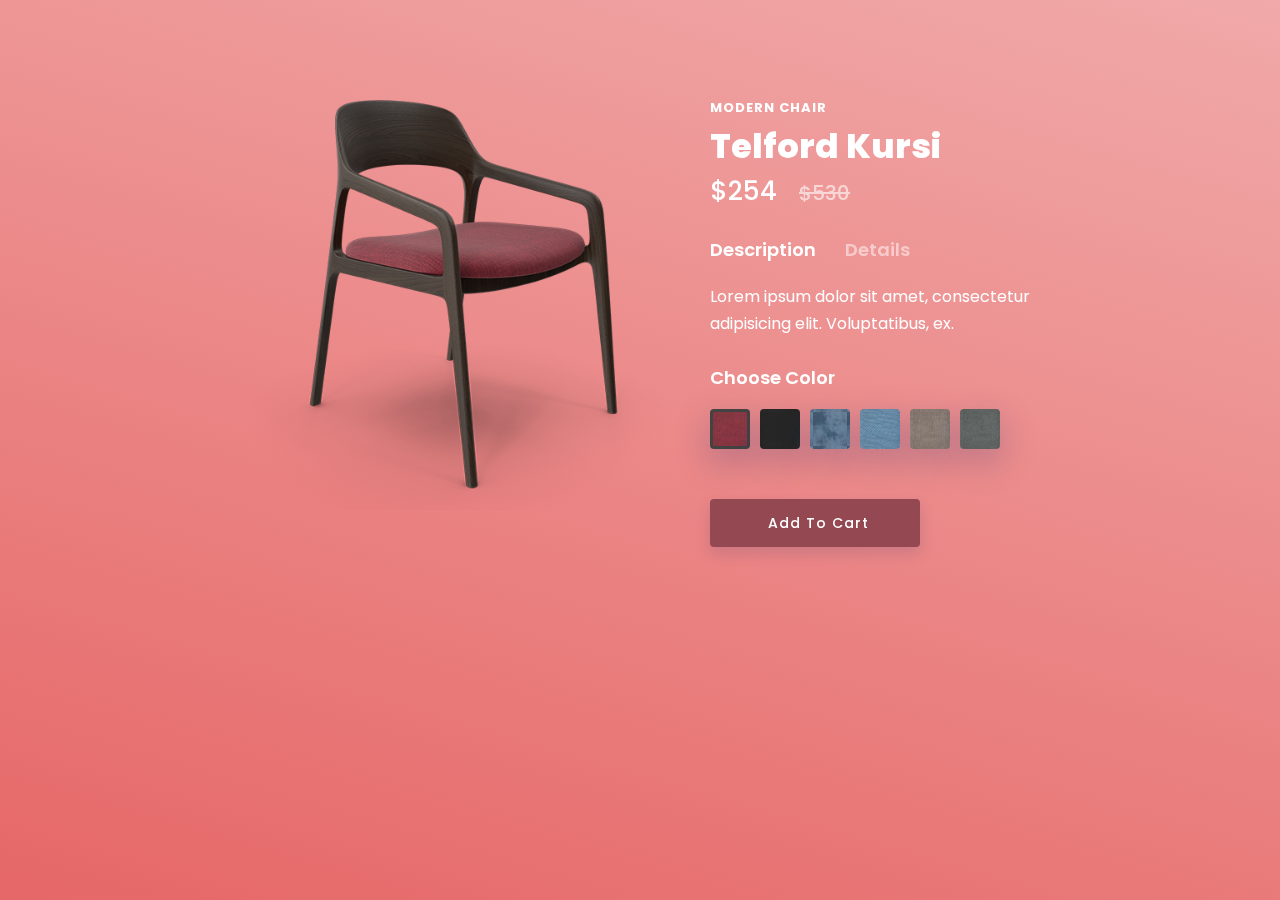
<file: Morden Chair/Chair.html>
<!DOCTYPE html>
<html lang="en">
  <head>
    <meta charset="UTF-8" />
    <meta http-equiv="X-UA-Compatible" content="IE=edge" />
    <meta name="viewport" content="width=device-width, initial-scale=1.0" />
    <title>Modern Chair Page</title>
    <link rel="stylesheet" href="./images/favicon.ico" type="image/x-icon" />
    <link rel="stylesheet" href="style.css" />
  </head>
  <body>
    <div class="section-fluid-main">
      <div class="section">
        <div class="info-wrap mob-margin">
          <p class="title-up">Modern Chair</p>
          <h2>Telford Kursi</h2>
          <h4>$254 <span>$530</span></h4>
          <div class="section-fluid">
            <input
              class="desc-btn"
              type="radio"
              id="desc-1"
              name="desc-btn"
              checked
            />
            <label for="desc-1">Description</label>
            <input class="desc-btn" type="radio" id="desc-2" name="desc-btn" />
            <label for="desc-2">Details</label>
            <div class="section-fluid desc-sec accor-1">
              <p>
                Lorem ipsum dolor sit amet, consectetur adipisicing elit.
                Voluptatibus, ex.
              </p>
            </div>
            <div class="section-fluid desc-sec accor-2">
              <div class="section-inline">
                <p><span>80</span>cm<br />Length</p>
              </div>
              <div class="section-inline">
                <p><span>65</span>cm<br />width</p>
              </div>
              <div class="section-inline">
                <p><span>90</span>cm<br />Height</p>
              </div>
              <div class="section-inline">
                <p><span>17.6></span>lbs<br />weight</p>
              </div>
            </div>
          </div>
          <h5>Choose Color</h5>
        </div>
        <input
          class="color-btn for-color-1"
          type="radio"
          id="color-1"
          name="color-btn"
          checked
        />
        <label class="first-color" for="color-1"></label>
        <input
          class="color-btn for-color-2"
          type="radio"
          id="color-2"
          name="color-btn"
        />
        <label class="color-2" for="color-2"></label>
        <input
          class="color-btn for-color-3"
          type="radio"
          id="color-3"
          name="color-btn"
        />
        <label class="color-3" for="color-3"></label>
        <input
          class="color-btn for-color-4"
          type="radio"
          id="color-4"
          name="color-btn"
        />
        <label class="color-4" for="color-4"></label>
        <input
          class="color-btn for-color-5"
          type="radio"
          id="color-5"
          name="color-btn"
        />
        <label class="color-5" for="color-5"></label>
        <input
          class="color-btn for-color-6"
          type="radio"
          id="color-6"
          name="color-btn"
        />
        <label class="color-6" for="color-6"></label>
        <div class="info-wrap">
          <a href="#" class="btn"
            ><i class="uil uil-shooping-cart icon"></i>Add To Cart</a
          >
        </div>
        <div class="img-wrap chair-1"></div>
        <div class="img-wrap chair-2"></div>
        <div class="img-wrap chair-3"></div>
        <div class="img-wrap chair-4"></div>
        <div class="img-wrap chair-5"></div>
        <div class="img-wrap chair-6"></div>
        <div class="back-color"></div>
        <div class="back-color chair-2"></div>
        <div class="back-color chair-3"></div>
        <div class="back-color chair-4"></div>
        <div class="back-color chair-5"></div>
        <div class="back-color chair-6"></div>
      </div>
    </div>
  </body>
</html>
</file>
<file: Morden Chair/style.css>
@import url("https://fonts.googleapis.com/css?family=Poppins:400,500,600,700,800,900");

*,
*::before,
*::after {
  margin: 0;
  padding: 0;
  box-sizing: border-box;
}

body {
  font-family: "Poppins", sans-serif;
  font-weight: 400;
  font-size: 15px;
  line-height: 1.7;
  color: #fff;
  background-color: #1f2029;
  min-height: 100vh;
  overflow-x: none;
}

p {
  font-family: "Poppins", sans-serif;
  font-weight: 400;
  font-size: 16px;
  line-height: 1.7;
  color: #fff;
  margin: 0;
}

.section-fluid-main {
  position: relative;
  display: block;
  width: 100%;
  overflow: hidden;
}

.section {
  position: relative;
  max-width: calc(100% - 40px);
  width: 860px;
  margin: 0 auto;
  display: flex;
  flex-wrap: wrap;
  padding: 100px 0;
}

.section-fluid {
  position: relative;
  width: 100%;
  display: block;
}

[type="radio"]:checked,
[type="radio"]:not(:checked) {
  position: absolute;
  visibility: hidden;
}

.color-btn:checked + label,
.color-btn:not(:checked) + label {
  position: relative;
  height: 40px;
  transition: all 200ms linear;
  border-radius: 4px;
  width: 40px;
  overflow: hidden;
  border: none;
  cursor: pointer;
  color: #ffeba7;
  margin-right: 10px;
  box-shadow: 0 12px 35px 0 rgba(16, 39, 112, 0.25);
  z-index: 10;
  background-color: whitesmoke;
  background-position: center;
  background-size: cover;
  border: 3px solid transparent;
}

.color-btn:checked + label {
    border-color: #434343;
    transform: scale(1);
  }
  
  label.first-color {
    margin-left: 500px;
    background-image: url("./images/color1.jpg");
  }
  label.color-2 {
    background-image: url("./images/color2.jpg");
  }
  label.color-3 {
    background-image: url("./images/color3.jpg");
  }
  label.color-4 {
    background-image: url("./images/color4.jpg");
  }
  label.color-5 {
    background-image: url("./images/color5.jpg");
  }
  label.color-6 {
    background-image: url("./images/color6.jpg");
  }

  .img-wrap {
    position: absolute;
    top: 100px;
    left: 0;
    width: 500px;
    height: 410px;
    display: inline-block;
    z-index: 9;
    transition: all 550ms linear;
    transition-delay: 100ms;
    background-position: center top;
    background-size: 100%;
    background-repeat: no-repeat;
    background-image:url("./images/chair1.png");
    opacity: 0;
  }

  .for-color-1:checked ~ .img-wrap.chair-1 {
    opacity: 1;
    animation: shake 0.7s cubic-bezier(0.36, 0.07, 0.19, 0.97) both;
  }
  .img-wrap.chair-2 {
    background-image: url("./images/chair2.png");
  }
  .for-color-2:checked ~ .img-wrap.chair-2 {
    opacity: 1;
    animation: shake 0.7s cubic-bezier(0.36, 0.07, 0.19, 0.97) both;
  }
  .img-wrap.chair-3 {
    background-image: url("./images/chair3.png");
  }
  .for-color-3:checked ~ .img-wrap.chair-3 {
    opacity: 1;
    animation: shake 0.7s cubic-bezier(0.36, 0.07, 0.19, 0.97) both;
  }
  .img-wrap.chair-4 {
    background-image: url("./images/chair4.png");
  }
  .for-color-4:checked ~ .img-wrap.chair-4 {
    opacity: 1;
    animation: shake 0.7s cubic-bezier(0.36, 0.07, 0.19, 0.97) both;
  }
  .img-wrap.chair-5 {
    background-image: url("./images/chair5.png");
  }
  .for-color-5:checked ~ .img-wrap.chair-5 {
    opacity: 1;
    animation: shake 0.7s cubic-bezier(0.36, 0.07, 0.19, 0.97) both;
  }
  .img-wrap.chair-6 {
    background-image: url("./images/chair6.png");
  }
  .for-color-6:checked ~ .img-wrap.chair-6 {
    opacity: 1;
    animation: shake 0.7s cubic-bezier(0.36, 0.07, 0.19, 0.97) both;
  }
  @keyframes shake {
    10%,
    90% {
      transform: translate3d(-1px, 0, 0) rotate(-1deg);
    }
    20%,
    80% {
      transform: translate3d(2px, 0, 0) rotate(2deg);
    }
    30%,
    50%,
    70% {
      transform: translate3d(-3px, 0, 0) rotate(-3deg);
    }
    40%,
    60% {
      transform: translate3d(3px, 0, 0) rotate(3deg);
    }
  }
  .back-color {
    position: fixed;
    top: 0;
    left: 0;
    width: 100%;
    height: 100%;
    display: block;
    z-index: 1;
    background-image: linear-gradient(196deg, #f1a9a9, #e66767);
    transition: all 250ms linear;
    transition-delay: 300ms;
  }
  .back-color.chair-2 {
    background-image: linear-gradient(196deg, #4c4c4c, #262626);
    opacity: 0;
  }
  .for-color-2:checked ~ .back-color.chair-2 {
    opacity: 1;
  }
  .back-color.chair-3 {
    background-image: linear-gradient(196deg, #8a9fb2, #5f7991);
    opacity: 0;
  }
  .for-color-3:checked ~ .back-color.chair-3 {
    opacity: 1;
  }
  .back-color.chair-4 {
    background-image: linear-gradient(196deg, #97afc3, #6789a7);
    opacity: 0;
  }
  .for-color-4:checked ~ .back-color.chair-4 {
    opacity: 1;
  }
  .back-color.chair-5 {
    background-image: linear-gradient(196deg, #afa6a0, #8c7f76);
    opacity: 0;
  }
  .for-color-5:checked ~ .back-color.chair-5 {
    opacity: 1;
  }
  .back-color.chair-6 {
    background-image: linear-gradient(196deg, #aaadac, #838786);
    opacity: 0;
  }
  .for-color-6:checked ~ .back-color.chair-6 {
    opacity: 1;
  }
  
  .info-wrap {
    position: relative;
    margin-left: 500px;
    z-index: 10;
    display: block;
    text-align: left;
  }
  .title-up {
    font-family: "Poppins", sans-serif;
    font-weight: 700;
    text-transform: uppercase;
    letter-spacing: 1px;
    font-size: 13px;
    line-height: 1.2;
    color: #fff;
    margin-top: 0;
    margin-bottom: 10px;
  }
  h2 {
    font-family: "Poppins", sans-serif;
    font-weight: 800;
    font-size: 34px;
    line-height: 1.2;
    color: #fff;
    margin-top: 0;
    margin-bottom: 10px;
  }
  h4 {
    font-family: "Poppins", sans-serif;
    font-weight: 500;
    font-size: 26px;
    line-height: 1.2;
    color: #fff;
    margin-top: 0;
    margin-bottom: 30px;
  }
  h4 span {
    text-decoration: line-through;
    font-size: 20px;
    opacity: 0.6;
    padding-left: 15px;
  }
  h5 {
    font-family: "Poppins", sans-serif;
    font-weight: 600;
    font-size: 18px;
    line-height: 1.2;
    color: #fff;
    margin-top: 0;
    margin-bottom: 20px;
  }
  .desc-btn:checked + label,
  .desc-btn:not(:checked) + label {
    position: relative;
    transition: all 200ms linear;
    display: inline-block;
    border: none;
    cursor: pointer;
    color: #ffeba7;
    font-family: "Poppins", sans-serif;
    font-weight: 600;
    font-size: 18px;
    line-height: 1.2;
    color: #fff;
    margin-right: 25px;
    opacity: 0.5;
  }
  .desc-btn:checked + label {
    opacity: 1;
  }
  .desc-btn:not(:checked) + label:hover {
    opacity: 0.8;
  }
  
  .desc-sec {
    padding-top: 20px;
    padding-bottom: 30px;
    transition: all 250ms linear;
    opacity: 0;
    overflow: hidden;
    pointer-events: none;
    transform: translateY(20px);
  }
  .desc-sec.accor-2 {
    position: absolute;
    top: 25px;
    left: 0;
    width: 100%;
    z-index: 2;
  }
  #desc-1:checked ~ .desc-sec.accor-1 {
    opacity: 1;
    pointer-events: auto;
    transform: translateY(0);
  }
  #desc-2:checked ~ .desc-sec.accor-2 {
    opacity: 1;
    pointer-events: auto;
    transform: translateY(0);
  }
  .section-inline {
    position: relative;
    display: inline-block;
    margin-right: 20px;
  }
  .section-inline p span {
    font-size: 30px;
    line-height: 1.1;
  }
  
  .btn {
    position: relative;
    font-family: "Poppins", sans-serif;
    font-weight: 500;
    font-size: 14px;
    line-height: 2;
    height: 48px;
    border-radius: 4px;
    width: 210px;
    letter-spacing: 1px;
    display: inline-flex;
    align-items: center;
    justify-content: center;
    border: none;
    cursor: pointer;
    overflow: hidden;
    background-color: transparent;
    color: #fff;
    box-shadow: 0 6px 15px 0 rgba(16, 39, 112, 0.15);
    transition: all 250ms linear;
    text-decoration: none;
    margin-top: 50px;
  }
  .icon {
    padding-right: 7px;
    font-size: 20px;
  }
  .btn:before {
    position: absolute;
    top: 0;
    left: 0;
    width: 100%;
    height: 100%;
    content: "";
    z-index: -1;
    background-color: #944852;
    transition: background-color 250ms 300ms ease;
  }
  .btn:hover {
    box-shadow: 0 12px 35px 0 rgba(16, 39, 112, 0.25);
    background-color: #333;
  }
  .for-color-2:checked ~ .info-wrap .btn:before {
    background-color: #1a1a1a;
  }
  .for-color-3:checked ~ .info-wrap .btn:before {
    background-color: #40566e;
  }
  .for-color-4:checked ~ .info-wrap .btn:before {
    background-color: #5e89b2;
  }
  .for-color-5:checked ~ .info-wrap .btn:before {
    background-color: #8c7f76;
  }
  .for-color-6:checked ~ .info-wrap .btn:before {
    background-color: #5d6160;
  }
  
  @media screen and (max-width: 991px) {
    .section {
      margin: 0 auto;
      text-align: center;
      max-width: calc(100% - 40px);
      width: 370px;
    }
    label.first-color {
      margin-left: 0;
    }
    .info-wrap {
      margin-left: 0;
      width: 370px;
      margin: 0 auto;
      text-align: center;
    }
    .img-wrap {
      width: 375px;
      height: 308px;
      left: 50%;
      margin-left: -190px;
    }
    .mob-margin {
      margin-top: 320px;
    }
    .desc-btn:checked + label,
    .desc-btn:not(:checked) + label {
      margin-right: 15px;
      margin-left: 15px;
    }
    .color-btn:checked + label,
    .color-btn:not(:checked) + label {
      height: 40px;
      width: 40px;
      margin: 5px auto;
      text-align: center;
    }
    .section-inline {
      margin: 0 5px;
    }
  }
  
  @media screen and (max-width: 575px) {
    .section {
      width: 280px;
    }
    .info-wrap {
      width: 280px;
    }
    .color-btn:checked + label,
    .color-btn:not(:checked) + label {
      height: 30px;
      width: 30px;
    }
    .section-inline p span {
      font-size: 24px;
      line-height: 1.1;
    }
    .section-inline p {
      font-size: 14px;
    }
  }
</file>
